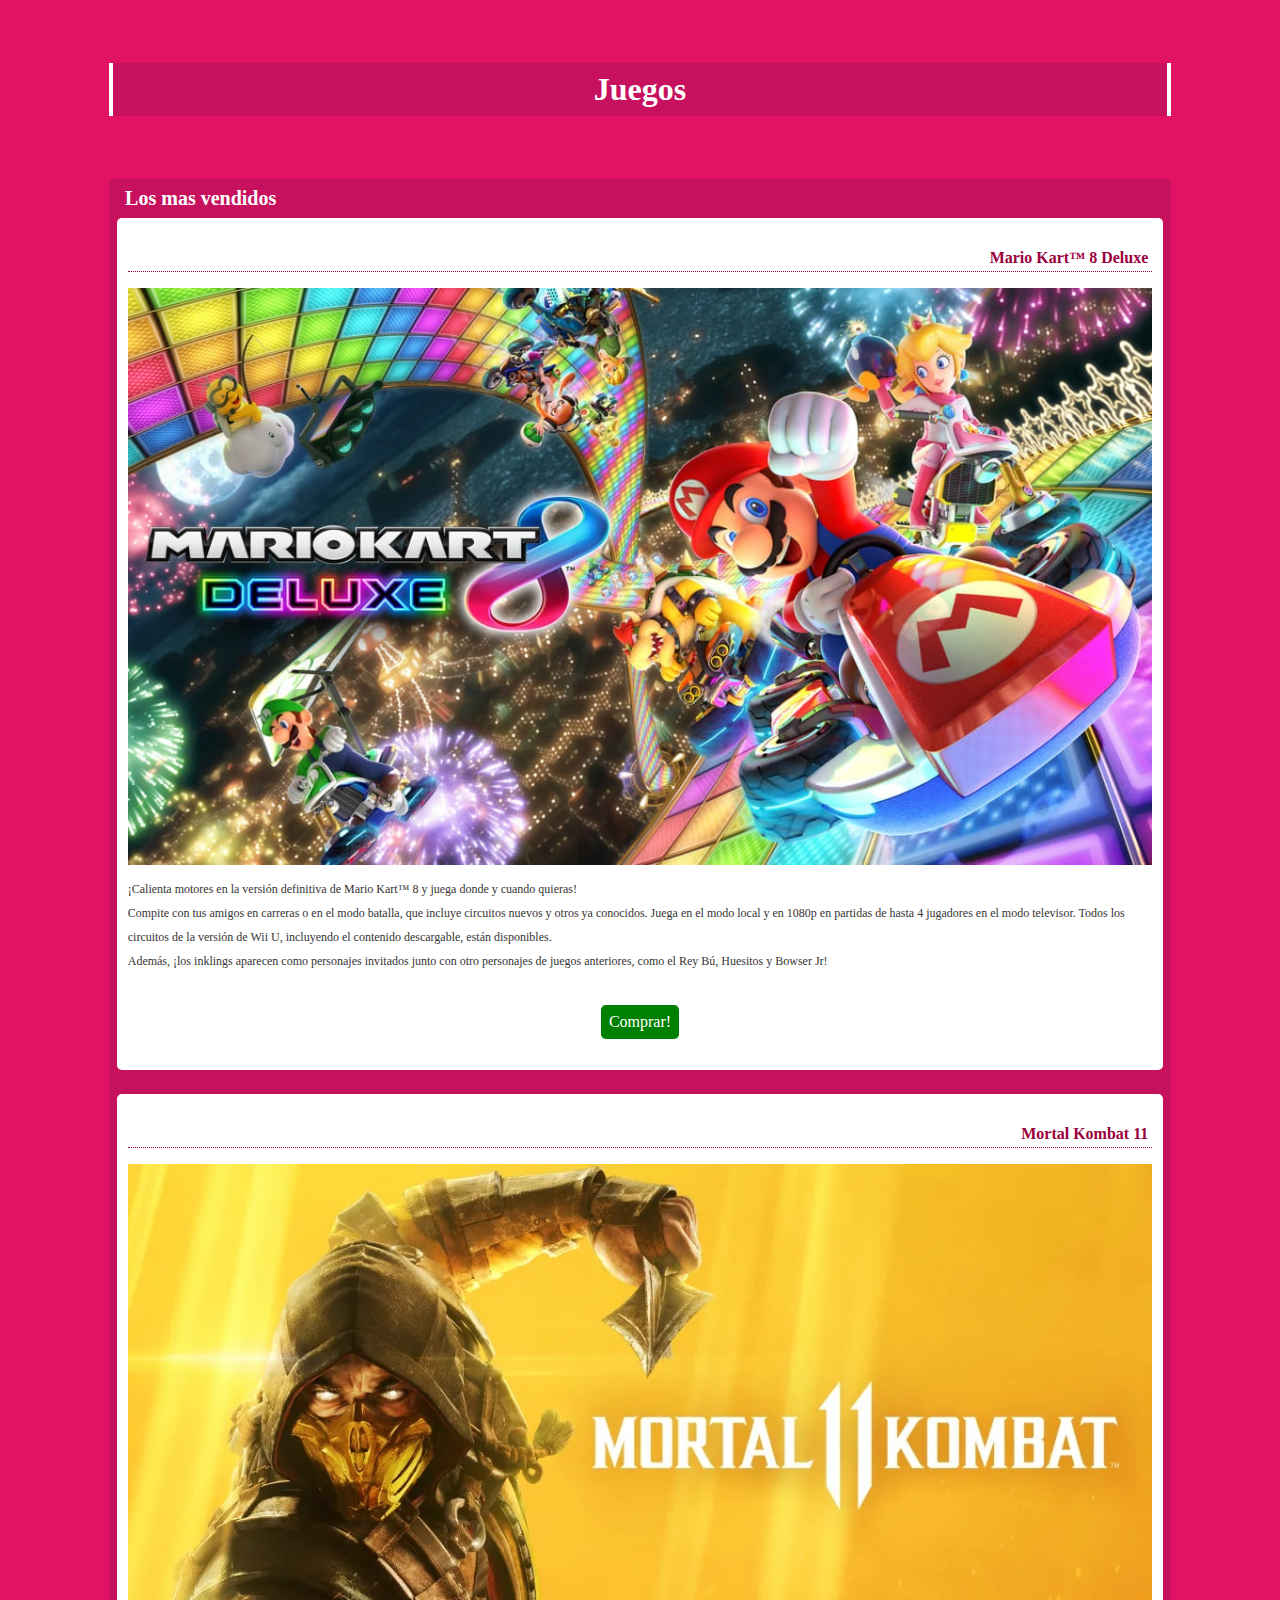
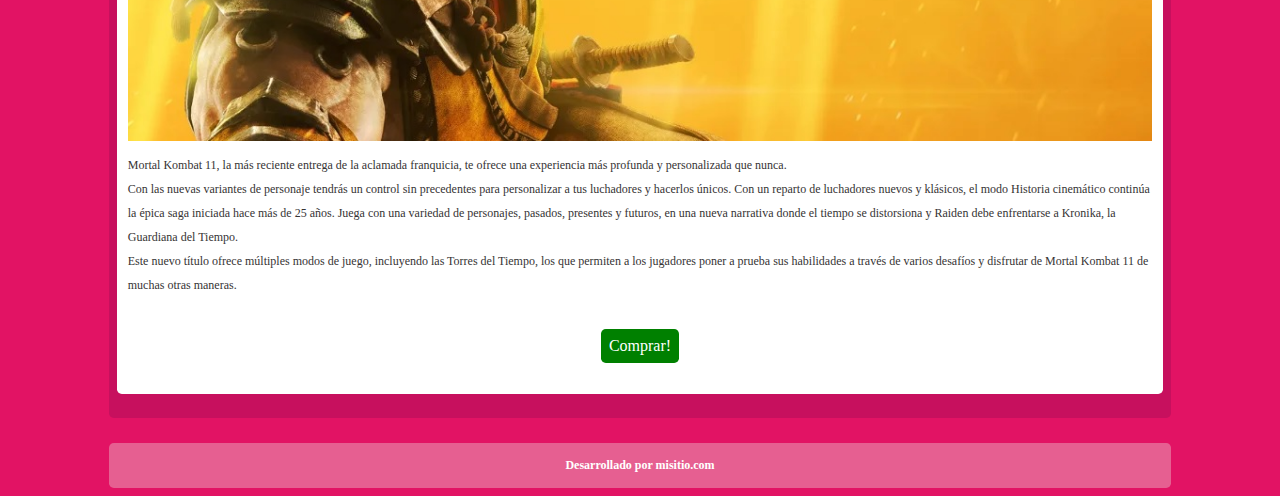
<file: Pages/index.html>
<!DOCTYPE html>
<html lang="en">
<head>
    <meta charset="UTF-8">
    <meta name="viewport" content="width=device-width, initial-scale=1.0">
    <title>Guadalupe Arroferia - Nicolas Maldonado - Juegos</title>
    <link rel="stylesheet" href="/Estilos/estilos-1.css">
    <!-- <link rel="stylesheet" href="/Estilos/estilos-2.css"> -->
</head>
<body>
    <header>
        <h1>Juegos</h1>
    </header>
    <section>
        <h2>Los mas vendidos</h2>
        <div class="card-container">
        <div class="game-card">
            <h3>Mario Kart™ 8 Deluxe</h3>
            <img src="/Img/mario-kart-8-deluxe.jpg" alt="Mario y otros personajes corriento una carrera de kartings">
            <p>¡Calienta motores en la versión definitiva de Mario Kart™ 8 y juega donde y cuando quieras! <br>

                Compite con tus amigos en carreras o en el modo batalla, que incluye circuitos nuevos y otros ya conocidos.
                Juega en el modo local y en 1080p en partidas de hasta 4 jugadores en el modo televisor.
                Todos los circuitos de la versión de Wii U, incluyendo el contenido descargable, están disponibles. <br>
                
                Además, ¡los inklings aparecen como personajes invitados junto con otro personajes de juegos anteriores,
                como el Rey Bú, Huesitos y Bowser Jr!</p>
            <a href="/Pages/mariokart.html" class="buy-button">Comprar!</a>
        </div>
        <div class="game-card">
            <h3>Mortal Kombat 11</h3>
            <img src="/Img/mortal-kombat-11.jpg" alt="Personaje de mortal Kombat">
            <p>Mortal Kombat 11, la más reciente entrega de la aclamada franquicia,
                te ofrece una experiencia más profunda y personalizada que nunca. <br>
                
                Con las nuevas variantes de personaje tendrás un control sin precedentes
                para personalizar a tus luchadores y hacerlos únicos.
                Con un reparto de luchadores nuevos y klásicos, el modo Historia cinemático
                continúa la épica saga iniciada hace más de 25 años.
                Juega con una variedad de personajes, pasados, presentes y futuros,
                en una nueva narrativa donde el tiempo se distorsiona y Raiden debe
                enfrentarse a Kronika, la Guardiana del Tiempo. <br>
                
                Este nuevo título ofrece múltiples modos de juego, incluyendo las Torres del Tiempo,
                los que permiten a los jugadores poner a prueba sus habilidades a través de varios
                desafíos y disfrutar de Mortal Kombat 11 de muchas otras maneras.
                </p>
            <a href="/Pages/mortal.html" class="buy-button">Comprar!</a>
        </div>
        </div>
    </section>
    <footer>
        <h4>Desarrollado por misitio.com</h4>
    </footer>
</body>
</html>
</file>
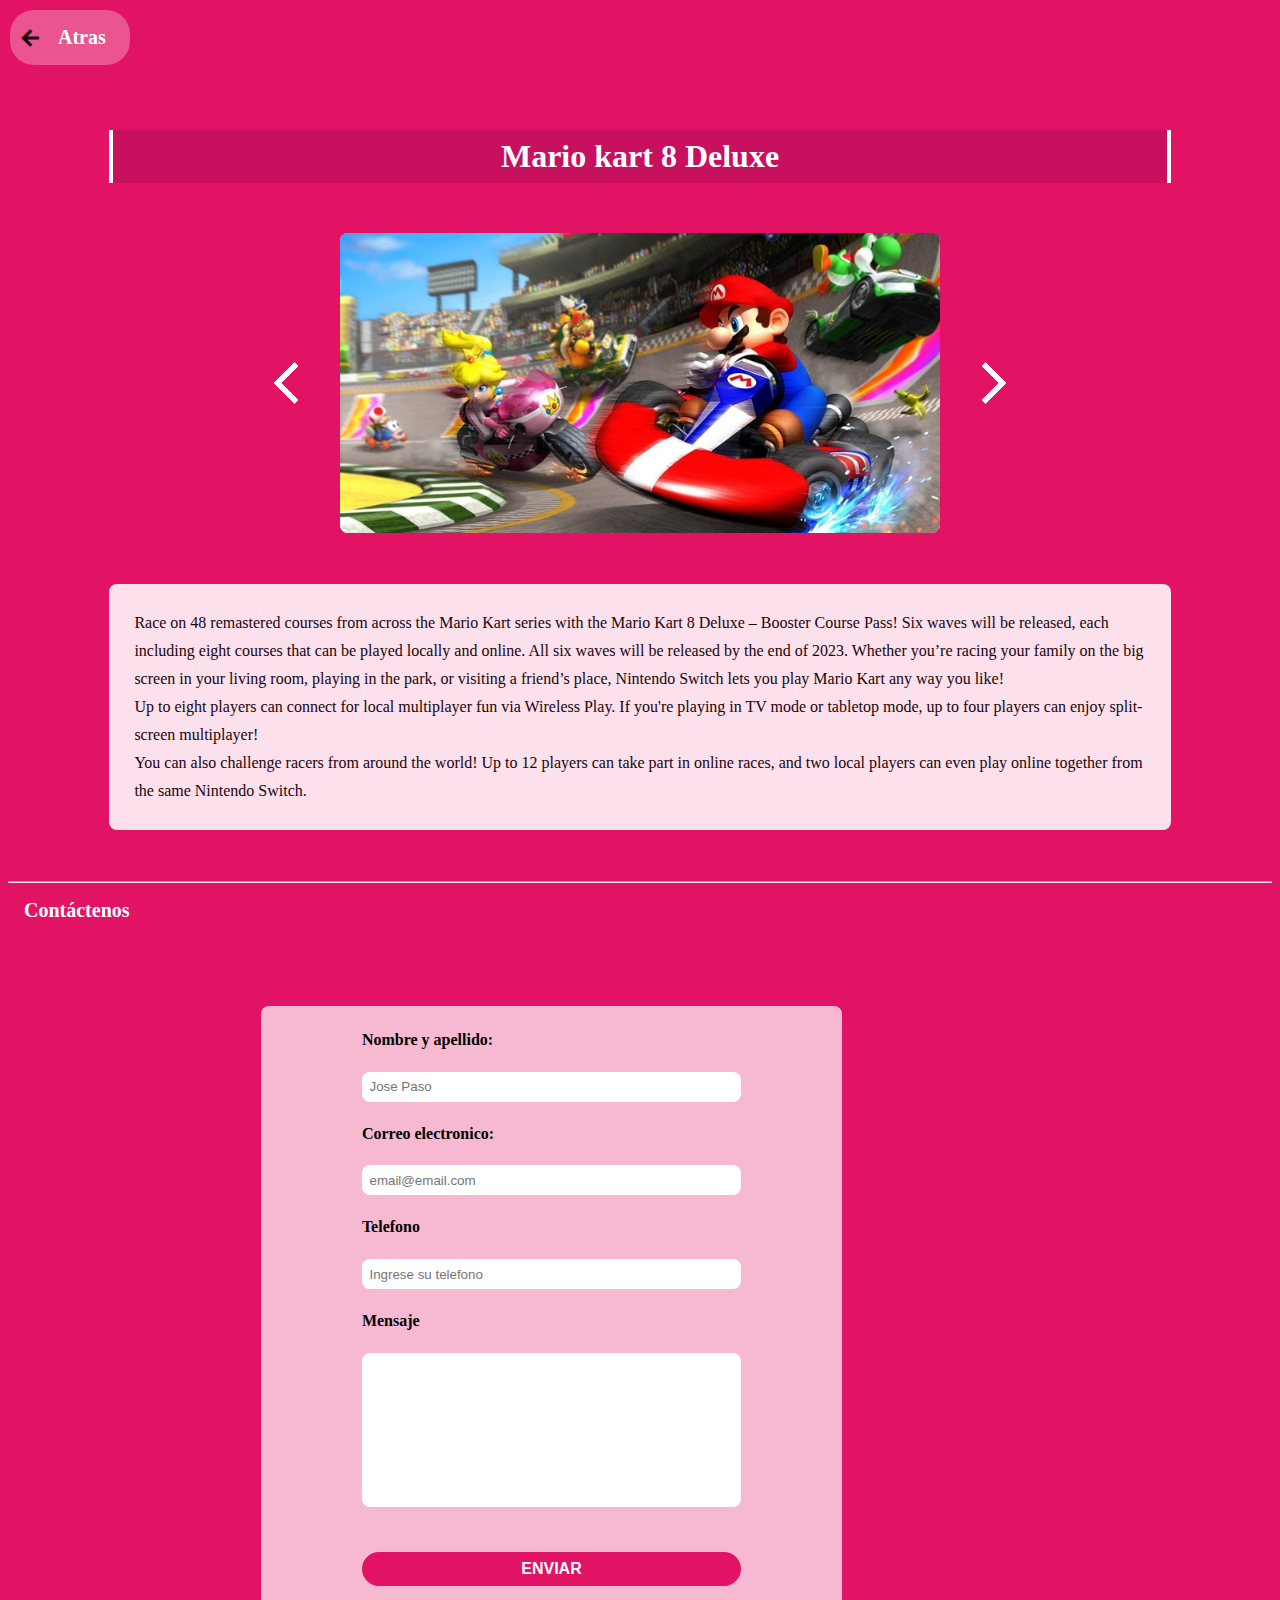
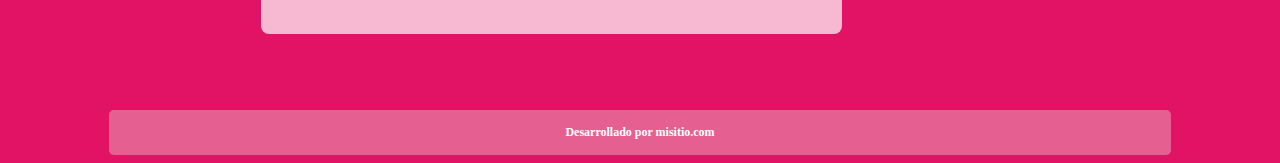
<file: Pages/mariokart.html>
<!DOCTYPE html>
<html lang="es">

<head>
    <meta charset="UTF-8">
    <meta name="viewport" content="width=device-width, initial-scale=1.0">
    <title>Mario Kart 8 Deluxe</title>
    <link rel="stylesheet" href="/Estilos/estilos-1.css">
    <link rel="stylesheet" href="https://fonts.googleapis.com/css2?family=Material+Symbols+Outlined:opsz,wght,FILL,GRAD@20..48,100..700,0..1,-50..200" />
</head>

<body>
    <a href="/Pages/index.html" class="back-button">
        <span class="material-symbols-outlined">
            arrow_back </span>
        <h2>Atras</h2>
        </a>
    <header>
        <h1>Mario kart 8 Deluxe</h1>
    </header>
    <main>
        <div class="carrousel-container">
            <span id="item-1"></span>
            <span id="item-2"></span>
            <span id="item-3"></span>
            <span id="item-4"></span>
            <span id="item-5"></span>
            <div class="carrousel-item item-1">
                <a href="#item-5" class="arrow-prev arrow"></a>
                <a href="#item-2" class="arrow-next arrow"></a>
            </div>
            <div class="carrousel-item item-2">
                <a href="#item-1" class="arrow-prev arrow"></a>
                <a href="#item-3" class="arrow-next arrow"></a>
            </div>
            <div class="carrousel-item item-3">
                <a href="#item-2" class="arrow-prev arrow"></a>
                <a href="#item-4" class="arrow-next arrow"></a>
            </div>
            <div class="carrousel-item item-4">
                <a href="#item-3" class="arrow-prev arrow"></a>
                <a href="#item-5" class="arrow-next arrow"></a>
            </div>
            <div class="carrousel-item item-5">
                <a href="#item-4" class="arrow-prev arrow"></a>
                <a href="#item-1" class="arrow-next arrow"></a>
            </div>
        </div>
        <p class="game-info">
            Race on 48 remastered courses from across the Mario Kart series with the Mario Kart 8 Deluxe – Booster Course Pass! Six waves will be released, each including eight courses that can be played locally and online. All six waves will be released by the end of 2023. Whether you’re racing your family on the big screen in your living room, playing in the park, or visiting a friend’s place, Nintendo Switch lets you play Mario Kart any way you like!
            <br>

            Up to eight players can connect for local multiplayer fun via Wireless Play. If you're playing in TV mode or tabletop mode, up to four players can enjoy split-screen multiplayer! <br>
            
            You can also challenge racers from around the world! Up to 12 players can take part in online races, and two local players can even play online together from the same Nintendo Switch.
        </p>

        <hr>
        <div class="contact">
            <h2>Contáctenos</h2>
            <form>
                <label for="name">Nombre y apellido:</label>
                <input id="name" name="name" type="text" placeholder="Jose Paso">
                <label for="email">Correo electronico:</label>
                <input id="email" name="email" type="text" placeholder="email@email.com">
                <label for="tel">Telefono</label>
                <input id="tel" name="tel" type="tel" placeholder="Ingrese su telefono">
                <label for="msg">Mensaje</label>
                <textarea name="msg" id="msg" cols="30" rows="10"></textarea>
                <button class="enviar">Enviar</button>
            </form>
        </div>
    </main>
    <footer>
        <h4> Desarrollado por misitio.com </h4>
    </footer>
</body>

</html>
</file>
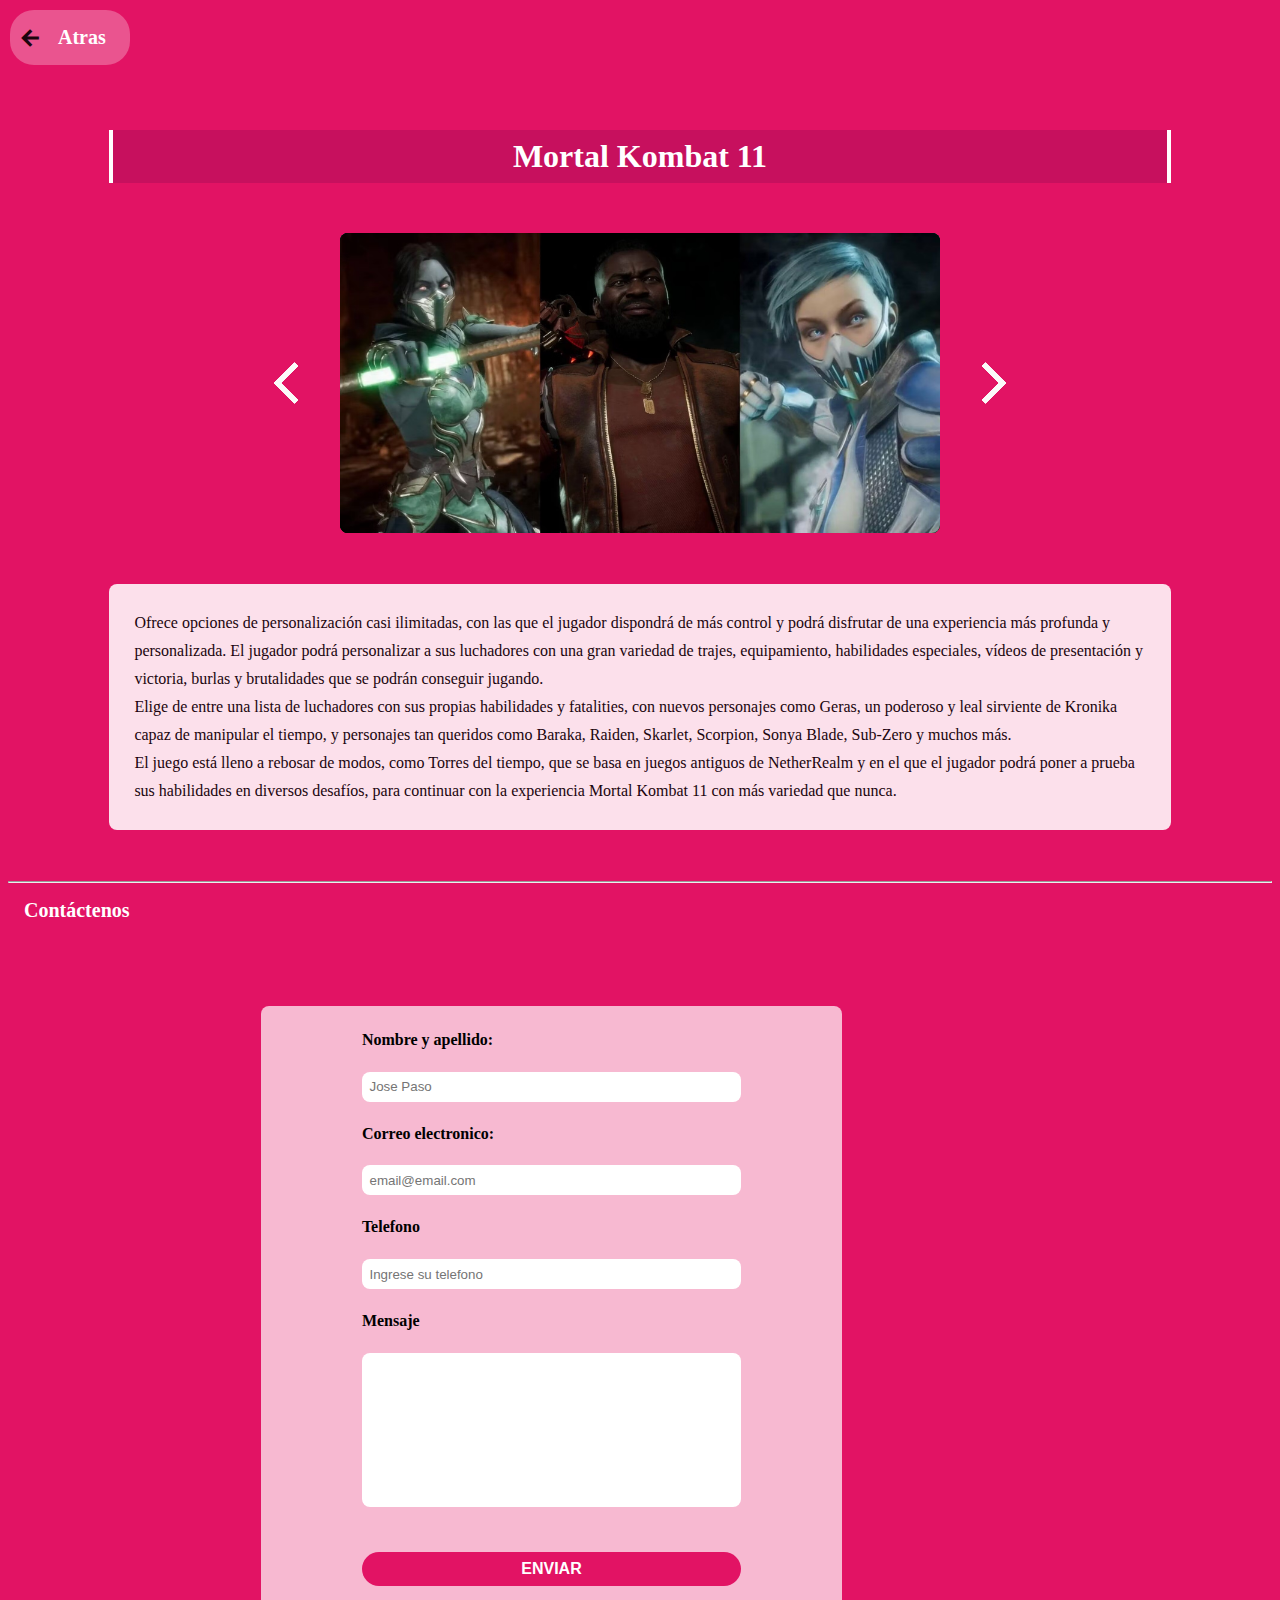
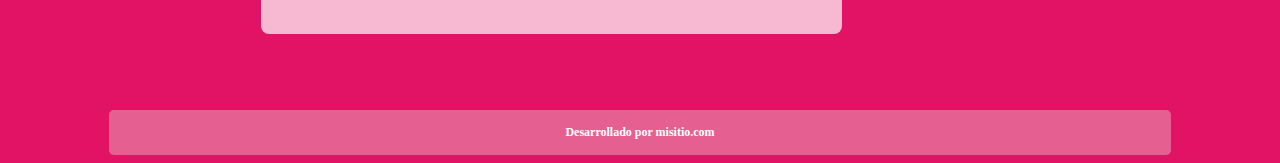
<file: Pages/mortal.html>
<!DOCTYPE html>
<html lang="es">

<head>
    <meta charset="UTF-8">
    <meta name="viewport" content="width=device-width, initial-scale=1.0">
    <title>Mario Kart 8 Deluxe</title>
    <link rel="stylesheet" href="/Estilos/estilos-1.css">
    <link rel="stylesheet" href="https://fonts.googleapis.com/css2?family=Material+Symbols+Outlined:opsz,wght,FILL,GRAD@20..48,100..700,0..1,-50..200" />
</head>

<body>
    <a href="/Pages/index.html" class="back-button">
        <span class="material-symbols-outlined">
            arrow_back </span>
        <h2>Atras</h2>
        </a>
    <header>
        <h1>Mortal Kombat 11</h1>
    </header>
    <main>
        <div class="carrousel-container">
            <span id="item-6"></span>
            <span id="item-7"></span>
            <span id="item-8"></span>
            <span id="item-9"></span>
            <span id="item-10"></span>
            <div class="carrousel-item item-6">
                <a href="#item-10" class="arrow-prev arrow"></a>
                <a href="#item-7" class="arrow-next arrow"></a>
            </div>
            <div class="carrousel-item item-7">
                <a href="#item-6" class="arrow-prev arrow"></a>
                <a href="#item-8" class="arrow-next arrow"></a>
            </div>
            <div class="carrousel-item item-8">
                <a href="#item-7" class="arrow-prev arrow"></a>
                <a href="#item-9" class="arrow-next arrow"></a>
            </div>
            <div class="carrousel-item item-9">
                <a href="#item-8" class="arrow-prev arrow"></a>
                <a href="#item-10" class="arrow-next arrow"></a>
            </div>
            <div class="carrousel-item item-10">
                <a href="#item-9" class="arrow-prev arrow"></a>
                <a href="#item-6" class="arrow-next arrow"></a>
            </div>
        </div>
        <p class="game-info">
            Ofrece opciones de personalización casi ilimitadas, con las que el jugador dispondrá de más control y podrá disfrutar de una experiencia más profunda y personalizada. El jugador podrá personalizar a sus luchadores con una gran variedad de trajes, equipamiento, habilidades especiales, vídeos de presentación y victoria, burlas y brutalidades que se podrán conseguir jugando. <br>
            Elige de entre una lista de luchadores con sus propias habilidades y fatalities, con nuevos personajes como Geras, un poderoso y leal sirviente de Kronika capaz de manipular el tiempo, y personajes tan queridos como Baraka, Raiden, Skarlet, Scorpion, Sonya Blade, Sub-Zero y muchos más. <br>
            El juego está lleno a rebosar de modos, como Torres del tiempo, que se basa en juegos antiguos de NetherRealm y en el que el jugador podrá poner a prueba sus habilidades en diversos desafíos, para continuar con la experiencia Mortal Kombat 11 con más variedad que nunca.    
        </p>

        <hr>
        <div class="contact">
            <h2>Contáctenos</h2>
            <form>
                <label for="name">Nombre y apellido:</label>
                <input id="name" name="name" type="text" placeholder="Jose Paso">
                <label for="email">Correo electronico:</label>
                <input id="email" name="email" type="text" placeholder="email@email.com">
                <label for="tel">Telefono</label>
                <input id="tel" name="tel" type="tel" placeholder="Ingrese su telefono">
                <label for="msg">Mensaje</label>
                <textarea name="msg" id="msg" cols="30" rows="10"></textarea>
                <button class="enviar">Enviar</button>
            </form>
        </div>
    </main>
    <footer>
        <h4> Desarrollado por misitio.com </h4>
    </footer>
</body>

</html>
</file>
<file: Estilos/estilos-1.css>
h1{
    background-color: #bc105db6;
    border-left: 4px solid white;
    border-right: 4px solid white;
    color: white;
    display: flex;
    justify-content: center;
    padding: 8px;     
}

h2{
    color: white;
    font-size: 1.25rem;
    margin: 0.5rem 1rem;
}

h3{
    color: #99003D;
    border-bottom: 1px dotted #99003D;
    font-size: 1rem;
    text-align: end;
    padding: 0.25rem;
}

body{
    background-color: #E21364;
}

section{
    background-color: #bc105db6;
    border-radius: 0.3rem;
    display: flex;
    flex-direction: column;
}

p{
    color: rgb(54, 52, 52);
    font-size: 0.75rem;
}

section, header{
    margin: 5% 8% 2% 8%;
}

footer h4{
    color: white;
    background-color: #E65F91;
    border-radius: 0.3rem;
    display: flex;
    font-size: 0.75rem;
    justify-content: center;
    margin: 0% 8%;
    padding: 15px;

}

.buy-button{
    background-color: green;
    border-radius: 0.3rem;
    color: white;
    margin:  2% auto;
    padding: 0.5rem;
    text-decoration: none;
    width: fit-content;
}

.buy-button:visited{
    background-color: #4e0e28;
    color: white;
    text-decoration: none;
}

.game-card{
    background-color: white;
    border-radius: 0.3rem;
    display: flex;
    flex-direction: column;
    margin: 0rem 0.5rem 1.5rem 0.5rem;
    padding: 1%;
}

.game-card p{
    line-height: 1.5rem;
}


form{
    background-color: rgba(255, 255, 255, 0.706);
    border-radius: 8px;
    display: flex;
    flex-direction: column;
    margin: 6% 6% 6% 20%;
    padding: 2% 8%;
    width: 30%;
}

form input, button{
    border: none;
    border-radius: 8px;
    margin: 6% 0%;
    padding: 2%;
}

form button{
    background-color: #E21364;
    border-radius: 24px;
    color: white;
    font-size: 1rem;
    padding: 8px;
    text-transform: uppercase;
    font-weight: bold;
}

textarea{
    border: none;
    border-radius: 8px;
    margin: 6% 0;
    resize: none;
}
label{
    font-weight: 600;
}

.contact{
    display: flex;
    flex-direction: column;
}

.game-info{
    background-color: rgba(255, 255, 255, 0.872);
    border-radius: 8px;
    color: #1b050e;
    font-size: 1rem;
    line-height: 1.75rem;
    padding: 2%;
    margin: 4% 8%;

}

/* carrousel */

h1{
    text-align: center;
}

.carrousel-container{
    display: block;
    height: 300px;
    margin: 50px auto;
    position: relative;
    width: 600px;
}

.carrousel-item{
    bottom: 0;
    border-radius: 8px;
    left: 0;
    padding: 25px 50px;
    position: absolute; 
    right: 0;
    transition: all 0.5s ease-in-out;
    top: 0;
    opacity: 100%;
}

.arrow{
    border: solid rgb(251, 250, 250);
    border-width: 0 5px 5px 0;
    display: inline-block;
    padding: 12px;
}

.arrow-prev{
    left: -10%;
    position: absolute;
    top: 50%;
    transform: translateY(-50%) rotate(135deg);
}

.arrow-next{
    right: -10%;
    position: absolute;
    top: 50%;
    transform: translateY(-50%) rotate(-45deg);
}

[id^= "item"]{
    display: none;
}

/* id^= "N" (starts with N)
id$= "N" (finishes with N) */

.item-1{
    background: url('/Img/mario-kart-8-deluxe.jpg');
    background-size: cover;
}

.item-2{
    background: url('/Img/mariokart-2.jpeg');
    background-size: cover;
}

.item-3{
    background: url('/Img/mariokart-3.jpeg');
    background-size: cover;
}

.item-4{
    background: url('/Img/mariokart-4.avif');
    background-size: cover;
}

.item-5{
    background: url('/Img/mariokart-5.jpeg');
    background-size: cover;
}

.item-6{
    background: url('/Img/mortal-kombat-11.jpg');
    background-size: cover;
}
.item-7{
    background: url('/Img/mortalkombat-2.webp');
    background-size: cover;
}
.item-8{
    background: url('/Img/mortalkombat-3.webp');
    background-size: cover;
}
.item-9{
    background: url('/Img/mortalkombat-4.webp');
    background-size: cover;
}
.item-10{
    background: url('/Img/mortalkombat-5.avif');
    background-size: cover;
}


#item-1:target ~.item-1, #item-2:target ~.item-2, #item-3:target ~.item-3, #item-4:target ~.item-4, #item-5:target ~.item-5{
    z-index:3;
    opacity: 1;
}

#item-6:target ~.item-6, #item-7:target ~.item-7, #item-8:target ~.item-8, #item-9:target ~.item-9, #item-10:target ~.item-10{
    z-index:3;
    opacity: 1;
}


.material-symbols-outlined {
  font-variation-settings:
  'FILL' 0,
  'wght' 800,
  'GRAD' 0,
  'opsz' 24
}

.back-button{
    color: #1b050e;
    background-color: rgba(255, 255, 255, 0.277);
    border-radius: 24px;
    display: inline-flex;
    align-items: center;
    text-decoration: none;  
    padding: 8px;
    margin: 2px;  
}

.back-button:visited{
    text-decoration: none;
    color: #4e0e28;
}
</file>
<file: Estilos/estilos-2.css>
@font-face {
    font-family: Koulen;
    src: url(/Fonts/Koulen-Regular.ttf);
}

@font-face {
    font-family: Rubik;
    src: url(/Fonts/Rubik-VariableFont_wght.ttf);
}

@font-face {
    font-family: Rubik-Italic;
    src: url(/Fonts/Rubik-Italic-VariableFont_wght.ttf);
}

a{
    background-color:rgba(17, 6, 76) ;
    border: 3px solid white;
    border-radius: 20px;
    color: white;
    font-family: Koulen, Verdana, Geneva, Tahoma, sans-serif;
    padding: 6px 20px;
    text-align: center;
    width: fit-content;
    position: absolute;
    bottom: 8px;

    
}

body{
    background-image: url(/Img/jr-korpa-9XngoIpxcEo-unsplash.jpg);
    background-repeat: no-repeat;
    background-size: cover;

}

h1{
    color: white;
    font-family: Rubik, Verdana, sans-serif;
    margin: 0.5rem;
    text-transform: uppercase;
}

header{
    border-radius: 8px;
    background: #b904c9c5;
    display: flex;
    justify-content: center;
    margin: 3% 10%;
    }

section{
    border-radius: 24px;
    background: linear-gradient(180deg, rgba(17, 6, 76, 0.765) 0.04%, rgba(224, 11, 153, 0.683) 109.61%);
    display: flex;
    flex-direction: column;
    margin: 4%;
}

h2{
    font-family: Koulen, Verdana, Geneva, Tahoma, sans-serif;
}

img{
    height: auto;
    width: 350px;
    border-radius: 8px;
}

h2{
    margin: 1% 8%;
}

h2, h3{
    background-color: white;
    border-radius: 8px;
    color: #1c1b21;
    font-family: Koulen, Verdana, Geneva, Tahoma, sans-serif;
    padding: 1%;
    text-align: center;
}

.card-container{
    background: #1c1b21b2;
    border-radius: 8px;
    display: flex;
    flex-direction: row;
    flex-wrap: nowrap ;
    margin: 0 2% 2% 2%;
    justify-content: space-around;
    padding: 2%;
    position: relative;
}

.game-card{
    align-items: center;
    background-color: #880893;
    border-radius: 8px;
    display: flex;
    flex-direction: column;
    flex-wrap: wrap;
    height: 750px;
    margin: 1%;
    padding: 1%;
    width: 350px;
}


.game-card p{
    background-color: rgba(255, 255, 255, 0.982);
    border-radius: 8px;
    font-family: Rubik, Verdana, Geneva, Tahoma, sans-serif;
    padding: 1%;
}

/* Media Queries */

@media (max-width: 880px){
    .card-container{
        flex-direction: column;
        align-items: center;
    }
    section{
        flex-wrap: no-wrap;
    }
    .game-card{
        flex-wrap: nowrap;
    }
    a{
        bottom: -5px;
        position: relative;
    }
    p{
        font-size: 1rem;
    }

}

@media (max-width: 440px) {
    img{
        width: 250px ;
    }
   
    p{
        font-size: 0.75rem;
    }
    .game-card{
        height: 650px;
        width: 250px;
        flex-wrap: nowrap;
    }
    
}
</file>
